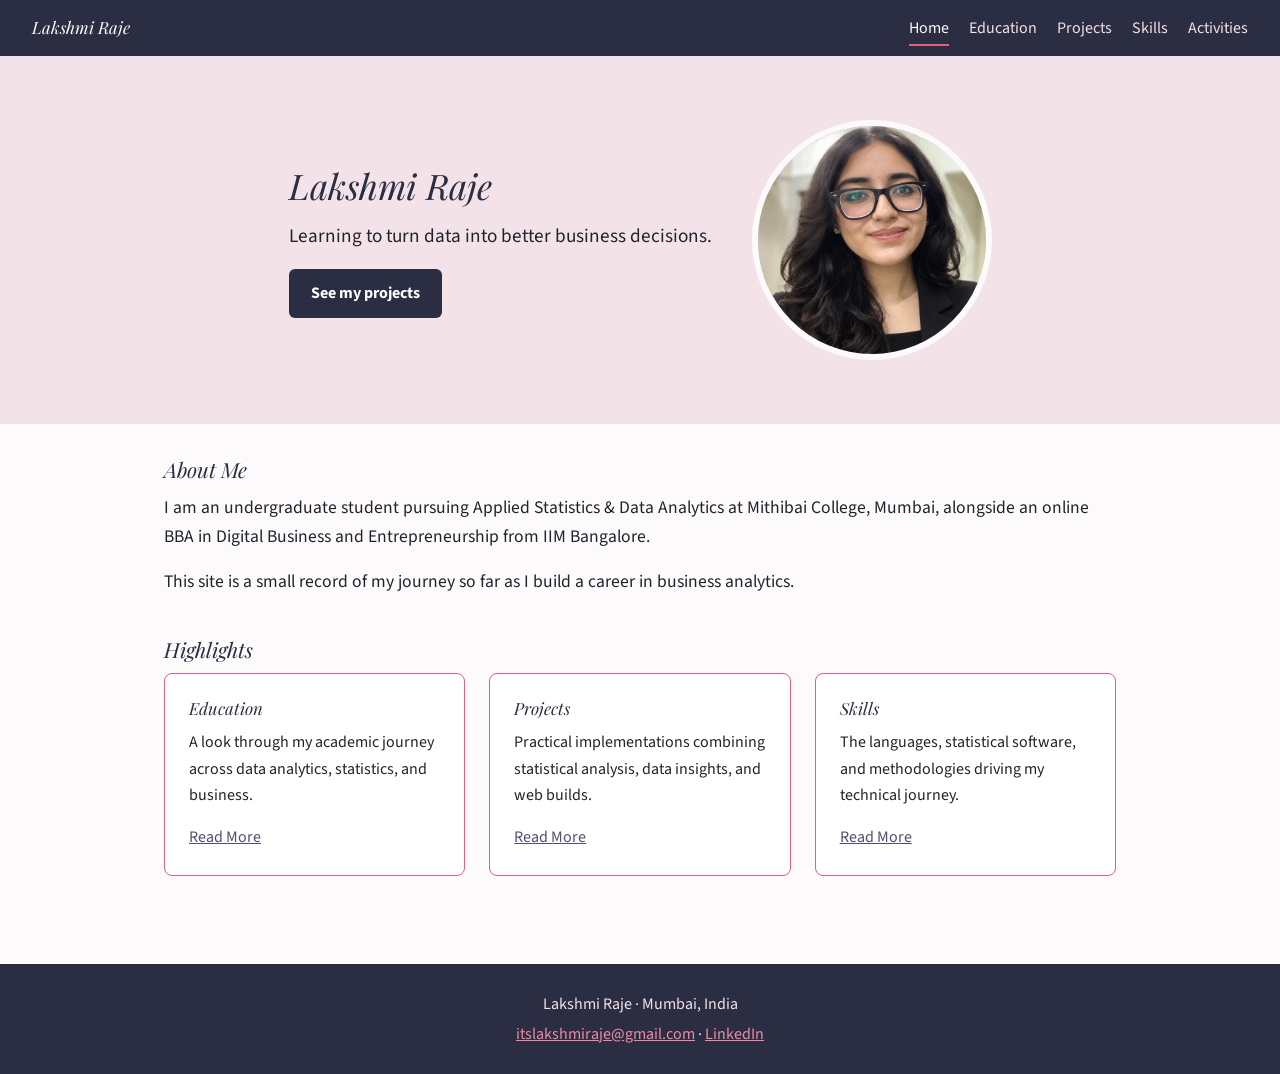
<file: index.html>
<!DOCTYPE html>
<html lang="en">
<head>
    <meta charset="UTF-8">
    <meta name="viewport" content="width=device-width, initial-scale=1.0">
    <title>Home | Lakshmi Raje</title>
    <link rel="stylesheet" href="style.css">
    <link href="https://fonts.googleapis.com/css2?family=Playfair+Display:ital,wght@1,400&family=Source+Sans+3:wght@400;500;700&display=swap" rel="stylesheet"></head>


<body>
    <!--navigation bar-->
    <nav id="nav-bar">
        <a class="logo" href="index.html">Lakshmi Raje</a>
        <ul class="nav-links">
            <li><a href="index.html" class="active">Home</a></li>
            <li><a href="education.html">Education</a></li>
            <li><a href="projects.html">Projects</a></li>
            <li><a href="skills.html">Skills</a></li>
            <li><a href="activities.html">Activities</a></li>
        </ul>
    </nav>

    <!--header-->
    <header id="home-header">
       <div class="header-div">
            <h1>Lakshmi Raje</h1>
            <p class="tagline">Learning to turn data into better business decisions.</p>
            <a class="button" href="projects.html">See my projects</a>
       </div> 
       <img class="pfp" src="profile.png" alt="Photo of Lakshmi Raje">
    </header>

    <!--main-->
    <main>
        <!--about me-->
        <section class="about">
            <h2>About Me</h2>
            <p>I am an undergraduate student pursuing Applied Statistics &amp; Data Analytics at Mithibai College, Mumbai, alongside an online BBA in Digital Business and Entrepreneurship from IIM Bangalore.</p>
            <p>This site is a small record of my journey so far as I build a career in business analytics.</p>
        </section>
        
        <!--highlight cards-->
        <section class="highlights">
            <h2>Highlights</h2>
            <div class="card-small">

                <article class="card">
                    <h3>Education</h3>
                    <p>A look through my academic journey across data analytics, statistics, and business.</p>
                    <a href="education.html">Read More</a>
                </article>

                <article class="card">
                    <h3>Projects</h3>
                    <p>Practical implementations combining statistical analysis, data insights, and web builds.</p>
                    <a href="projects.html">Read More</a>
                </article>

                <article class="card">
                    <h3>Skills</h3>
                    <p>The languages, statistical software, and methodologies driving my technical journey.</p>
                    <a href="skills.html">Read More</a>
                </article>
            </div>
        </section>
    </main>

    <!--footer-->
    <footer id="footer">
        <p>Lakshmi Raje &middot; Mumbai, India</p>
        <p><a href="mailto:itslakshmiraje@gmail.com">itslakshmiraje@gmail.com</a> &middot; <a href="https://www.linkedin.com/in/lakshmiraje/">LinkedIn</a></p>
    </footer>

</body>
</html>
</file>
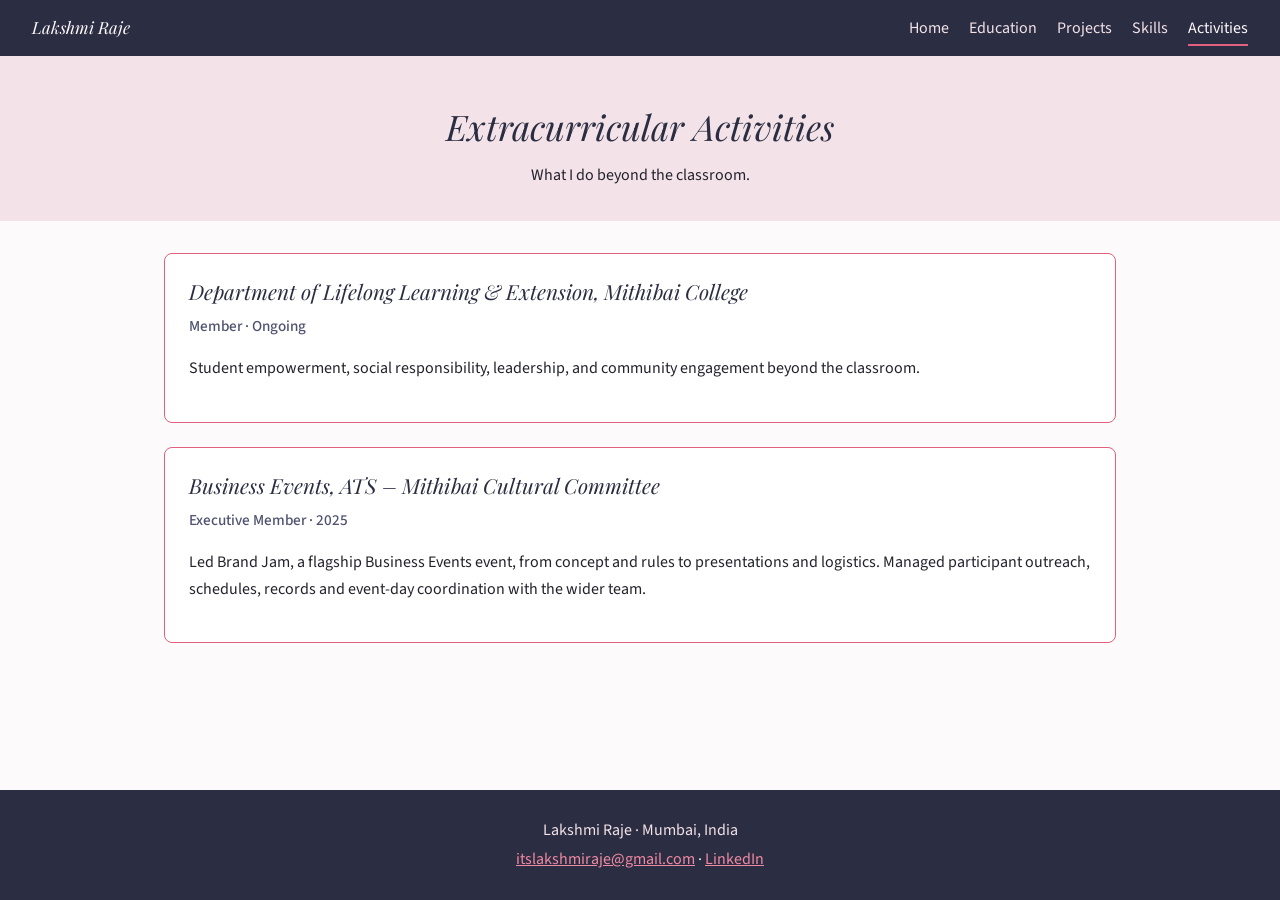
<file: activities.html>
<!DOCTYPE html>
<html lang="en">
<head>
    <meta charset="UTF-8">
    <meta name="viewport" content="width=device-width, initial-scale=1.0">
    <title>Activities | Lakshmi Raje</title>
    <link rel="stylesheet" href="style.css">
    <link href="https://fonts.googleapis.com/css2?family=Playfair+Display:ital,wght@1,400&family=Source+Sans+3:wght@400;500;700&display=swap" rel="stylesheet"></head>
<body>
    <!--navigation bar-->
    <nav id="nav-bar">
        <a class="logo" href="index.html">Lakshmi Raje</a>
        <ul class="nav-links">
            <li><a href="index.html">Home</a></li>
            <li><a href="education.html">Education</a></li>
            <li><a href="projects.html">Projects</a></li>
            <li><a href="skills.html">Skills</a></li>
            <li><a href="activities.html" class="active">Activities</a></li>
        </ul>
    </nav>

    <!--header-->
    <header id="page-header">
        <h1>Extracurricular Activities</h1>
        <p>What I do beyond the classroom.</p>
    </header>

    <!--main-->
    <main>
        <section>
            <article class="card-wide">
                <h2>Department of Lifelong Learning &amp; Extension, Mithibai College</h2>
                <p class="meta">Member &middot; Ongoing</p>
                <p>Student empowerment, social responsibility, leadership, and community engagement beyond the classroom.</p>
            </article>

            <article class="card-wide">
                <h2>Business Events, ATS &ndash; Mithibai Cultural Committee</h2>
                <p class="meta">Executive Member &middot; 2025</p>
                <p>Led Brand Jam, a flagship Business Events event, from concept and rules to presentations and logistics. Managed participant outreach, schedules, records and event-day coordination with the wider team.</p>
      </article>
    </section>
  </main>

  <!--footer-->
  <footer id="footer">
    <p>Lakshmi Raje &middot; Mumbai, India</p>
    <p><a href="mailto:itslakshmiraje@gmail.com">itslakshmiraje@gmail.com</a> &middot; <a href="https://www.linkedin.com/in/lakshmiraje/">LinkedIn</a></p>
  </footer>

</body>
</html>
</file>
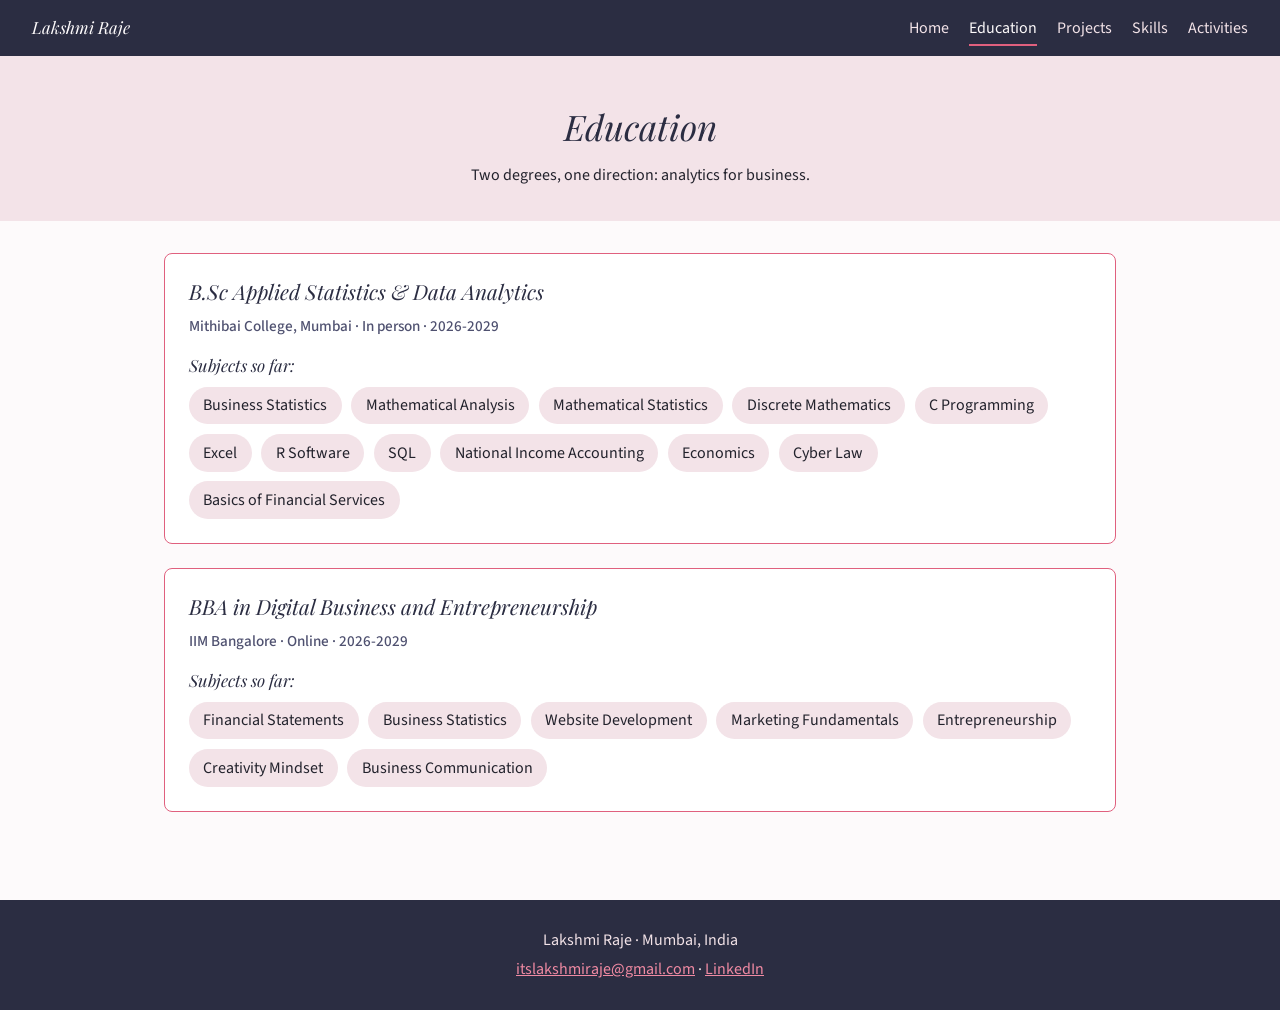
<file: education.html>
<!DOCTYPE html>
<html lang="en">
<head>
    <meta charset="UTF-8">
    <meta name="viewport" content="width=device-width, initial-scale=1.0">
    <title>Education | Lakshmi Raje</title>
    <link rel="stylesheet" href="style.css">
    <link href="https://fonts.googleapis.com/css2?family=Playfair+Display:ital,wght@1,400&family=Source+Sans+3:wght@400;500;700&display=swap" rel="stylesheet">
</head>

<body>
    <!--navigation bar-->
    <nav id="nav-bar">
        <a class="logo" href="index.html">Lakshmi Raje</a>
        <ul class="nav-links">
            <li><a href="index.html">Home</a></li>
            <li><a href="education.html" class="active">Education</a></li>
            <li><a href="projects.html">Projects</a></li>
            <li><a href="skills.html">Skills</a></li>
            <li><a href="activities.html">Activities</a></li>
        </ul>
    </nav>

    <!--header-->
    <header id="page-header">
        <h1>Education</h1>
        <p>Two degrees, one direction: analytics for business.</p>
    </header>

    <!--main-->
    <main>
        <section>
            <article class="card-wide">
                <h2>B.Sc Applied Statistics &amp; Data Analytics</h2>
                <p class="meta">Mithibai College, Mumbai &middot; In person &middot; 2026-2029</p>
                <h3>Subjects so far:</h3>
                <ul class="tag-list">
                    <li>Business Statistics</li>
                    <li>Mathematical Analysis</li>
                    <li>Mathematical Statistics</li>
                    <li>Discrete Mathematics</li>
                    <li>C Programming</li>
                    <li>Excel</li>
                    <li>R Software</li>
                    <li>SQL</li>
                    <li>National Income Accounting</li>
                    <li>Economics</li>
                    <li>Cyber Law</li>
                    <li>Basics of Financial Services</li>
                </ul>      
            </article>
            <article class="card-wide">
                <h2>BBA in Digital Business and Entrepreneurship</h2>
                <p class="meta">IIM Bangalore &middot; Online &middot; 2026-2029</p>
                <h3>Subjects so far:</h3>
                <ul class="tag-list">
                    <li>Financial Statements</li>
                    <li>Business Statistics</li>
                    <li>Website Development</li>
                    <li>Marketing Fundamentals</li>
                    <li>Entrepreneurship</li>
                    <li>Creativity Mindset</li>
                    <li>Business Communication</li>
                </ul>
            </article>
        </section>
    </main>

    <!--footer-->
    <footer id="footer">
        <p>Lakshmi Raje &middot; Mumbai, India</p>
        <p><a href="mailto:itslakshmiraje@gmail.com">itslakshmiraje@gmail.com</a> &middot; <a href="https://www.linkedin.com/in/lakshmiraje/">LinkedIn</a></p>
    </footer>

</body>
</html>
</file>
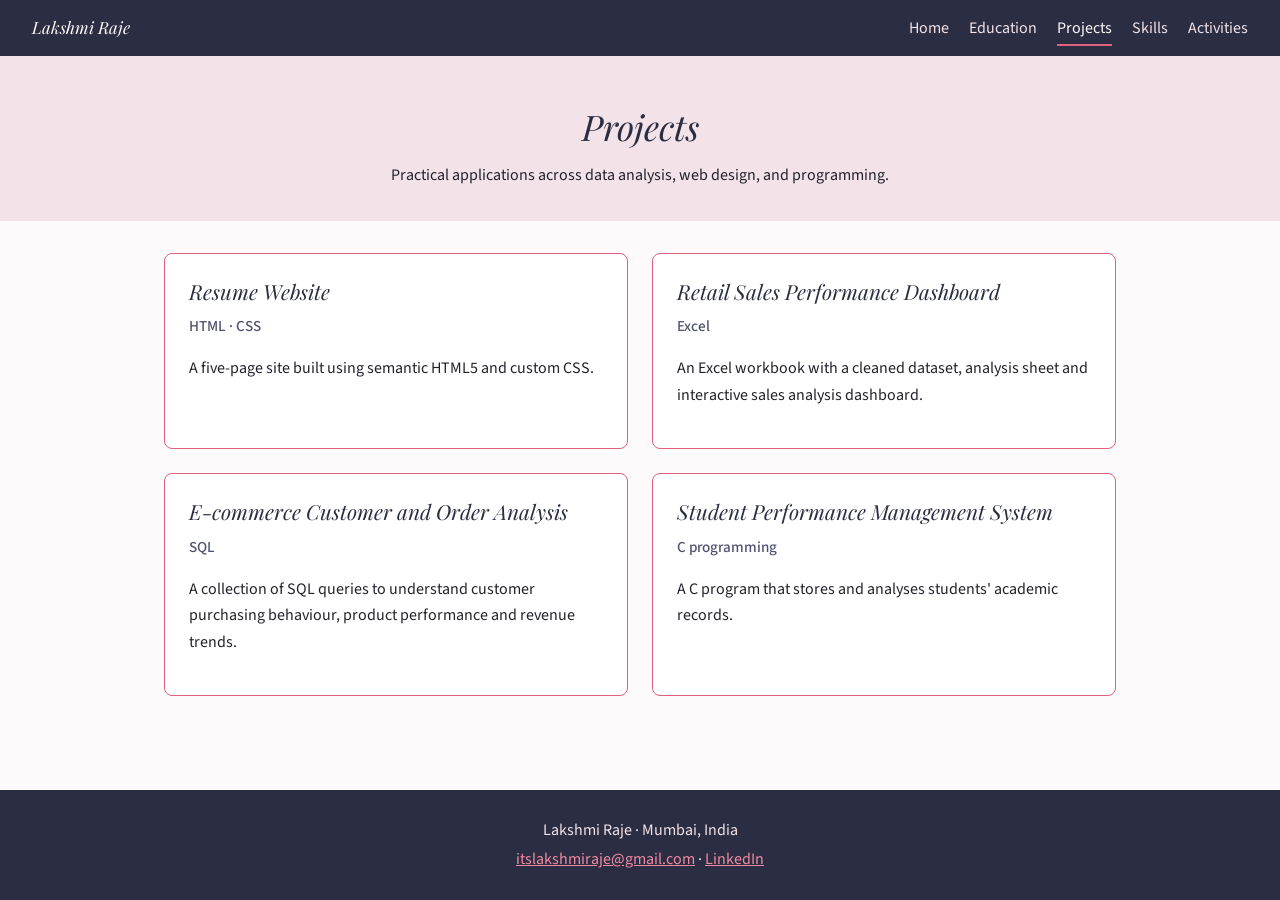
<file: projects.html>
<!DOCTYPE html>
<html lang="en">
<head>
    <meta charset="UTF-8">
    <meta name="viewport" content="width=device-width, initial-scale=1.0">
    <title>Projects | Lakshmi Raje</title>
    <link rel="stylesheet" href="style.css">
    <link href="https://fonts.googleapis.com/css2?family=Playfair+Display:ital,wght@1,400&family=Source+Sans+3:wght@400;500;700&display=swap" rel="stylesheet">
</head>

<body>
    <!--navigation bar-->
    <nav id="nav-bar">
        <a class="logo" href="index.html">Lakshmi Raje</a>
        <ul class="nav-links">
            <li><a href="index.html">Home</a></li>
            <li><a href="education.html">Education</a></li>
            <li><a href="projects.html" class="active">Projects</a></li>
            <li><a href="skills.html">Skills</a></li>
            <li><a href="activities.html">Activities</a></li>
        </ul>
    </nav>

    <!--header-->
    <header id="page-header">
        <h1>Projects</h1>
        <p>Practical applications across data analysis, web design, and programming.</p>
    </header>

    <!--main-->
    <main>
        <section class="card-small projects-grid">

            <article class="card">
                <h2>Resume Website</h2>
                <p class="meta">HTML &middot; CSS</p>
                <p>A five-page site built using semantic HTML5 and custom CSS. </p>
            </article>  

            <article class="card">
                <h2>Retail Sales Performance Dashboard</h2>
                <p class="meta">Excel</p>
                <p>An Excel workbook with a cleaned dataset, analysis sheet and interactive sales analysis dashboard.</p> 
            </article>

            <article class="card">
                <h2>E-commerce Customer and Order Analysis</h2>
                <p class="meta">SQL</p>
                <p>A collection of SQL queries to understand customer purchasing behaviour, product performance and revenue trends.</p> 
            </article>

            <article class="card">
                <h2>Student Performance Management System</h2>
                <p class="meta">C programming</p>
                <p>A C program that stores and analyses students' academic records.</p>
            </article>

        </section>

    </main>

    <!--footer-->
    <footer id="footer">
        <p>Lakshmi Raje &middot; Mumbai, India</p>
        <p><a href="mailto:itslakshmiraje@gmail.com">itslakshmiraje@gmail.com</a> &middot; <a href="https://www.linkedin.com/in/lakshmiraje/">LinkedIn</a></p>
    </footer>

</body>
</html>
</file>
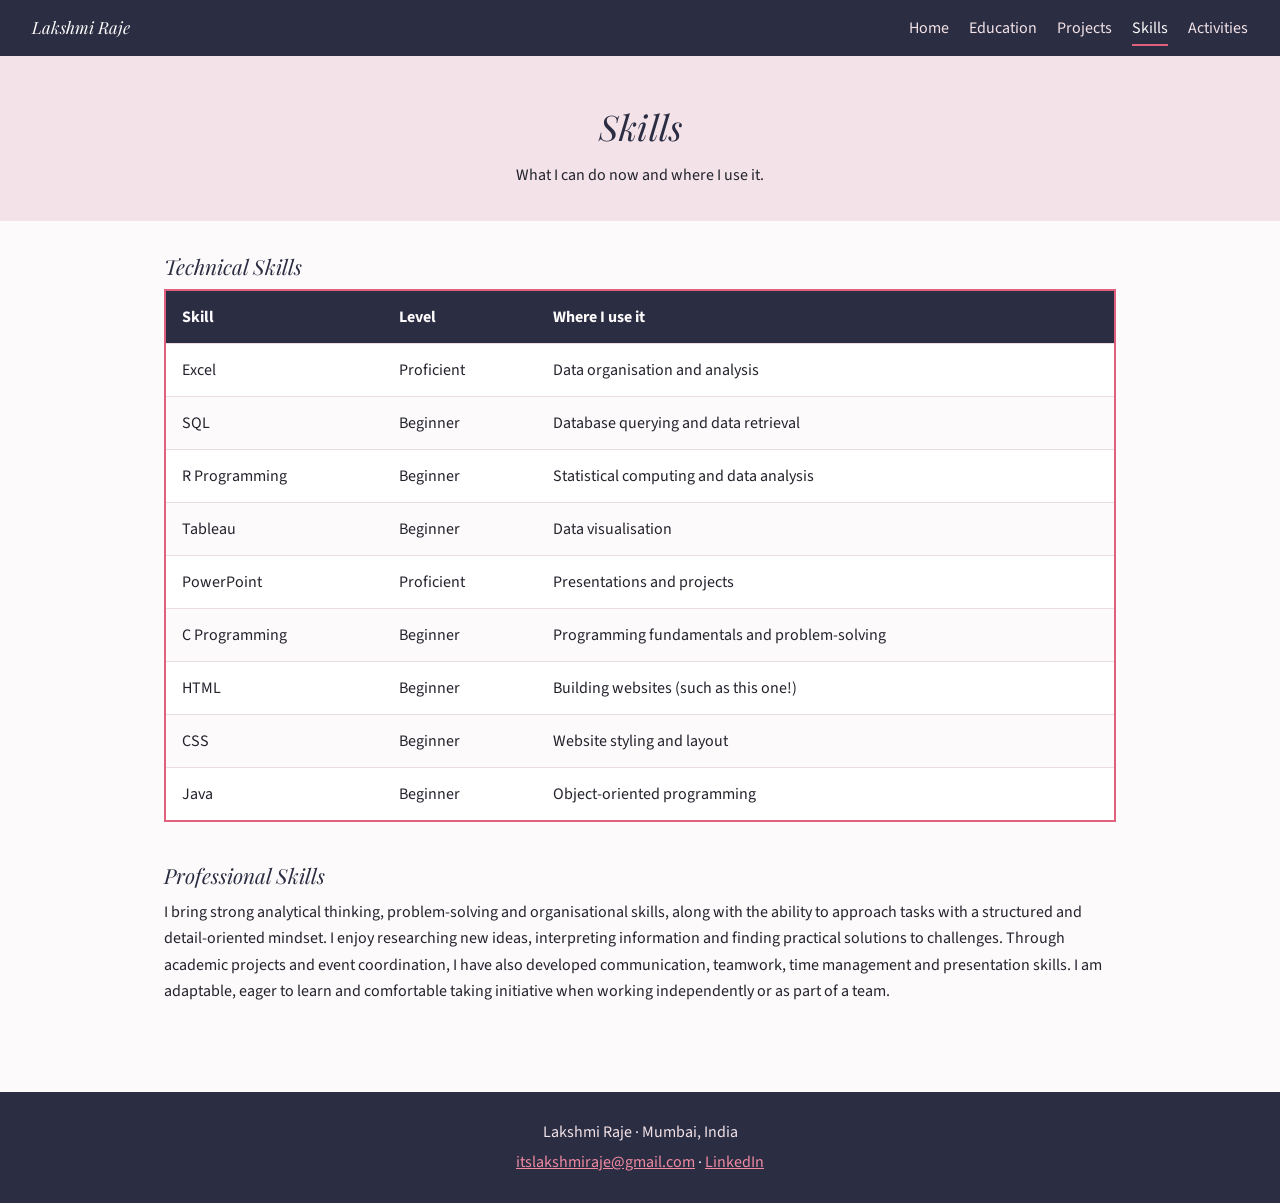
<file: skills.html>
<!DOCTYPE html>
<html lang="en">
<head>
    <meta charset="UTF-8">
    <meta name="viewport" content="width=device-width, initial-scale=1.0">
    <title>Skills | Lakshmi Raje</title>
    <link rel="stylesheet" href="style.css">
    <link href="https://fonts.googleapis.com/css2?family=Playfair+Display:ital,wght@1,400&family=Source+Sans+3:wght@400;500;700&display=swap" rel="stylesheet"></head>
<body>

    <!--navigation bar-->
    <nav id="nav-bar">
        <a class="logo" href="index.html">Lakshmi Raje</a>
        <ul class="nav-links">
            <li><a href="index.html">Home</a></li>
            <li><a href="education.html">Education</a></li>
            <li><a href="projects.html">Projects</a></li>
            <li><a href="skills.html" class="active">Skills</a></li>
            <li><a href="activities.html">Activities</a></li>
        </ul>
    </nav>

    <!--header-->
    <header id="page-header">
        <h1>Skills</h1>
        <p>What I can do now and where I use it.</p>
    </header>

    <!--main (table)-->
    <main>
    <section>
      <h2>Technical Skills</h2>
      <table>
        <thead>
          <tr>
            <th scope="col">Skill</th>
            <th scope="col">Level</th>
            <th scope="col">Where I use it</th>
          </tr>
        </thead>
        <tbody>
          <tr><td>Excel</td><td>Proficient</td><td>Data organisation and analysis</td></tr>
          <tr><td>SQL</td><td>Beginner</td><td>Database querying and data retrieval</td></tr>
          <tr><td>R Programming</td><td>Beginner</td><td>Statistical computing and data analysis</td></tr>
          <tr><td>Tableau</td><td>Beginner</td><td>Data visualisation</td></tr>
          <tr><td>PowerPoint</td><td>Proficient</td><td>Presentations and projects</td></tr>
          <tr><td>C Programming</td><td>Beginner</td><td>Programming fundamentals and problem-solving</td></tr>
          <tr><td>HTML</td><td>Beginner</td><td>Building websites (such as this one!)</td></tr>
          <tr><td>CSS</td><td>Beginner</td><td>Website styling and layout</td></tr>
          <tr><td>Java</td><td>Beginner</td><td>Object-oriented programming</td></tr>
        </tbody>
      </table>
    </section>

    <section class="professional">
        <h2>Professional Skills</h2>
        <p>I bring strong analytical thinking, problem-solving and organisational skills, along with the ability to approach tasks with a structured and detail-oriented mindset. I enjoy researching new ideas, interpreting information and finding practical solutions to challenges. Through academic projects and event coordination, I have also developed communication, teamwork, time management and presentation skills. I am adaptable, eager to learn and comfortable taking initiative when working independently or as part of a team.</p>
    </section>
  </main>

    <!--footer-->
    <footer id="footer">
        <p>Lakshmi Raje &middot; Mumbai, India</p>
        <p><a href="mailto:itslakshmiraje@gmail.com">itslakshmiraje@gmail.com</a> &middot; <a href="https://www.linkedin.com/in/lakshmiraje/">LinkedIn</a></p>
    </footer>

</body>
</html>
</file>
<file: style.css>
/* color pallete */
:root {
--primary: #2b2d42;
--primary-light: #4f5170;
--banner: #f3e3e8;
--accent: #e0607e;
--paper: #fdfafb;
--ink: #22222c;
--line: #eadde2;
}

/* base styles */
* { box-sizing: border-box; }

body {
    margin: 0;
    font-family: "Source Sans 3", sans-serif;
    font-optical-sizing: auto;
    font-weight: 400;
    font-style: normal;
    color: var(--ink);
    background: var(--paper);
    line-height: 1.65;
    display: flex;
    flex-direction: column;
    min-height: 100vh;
}

h1, h2, h3 {
    font-family: "Playfair Display", serif;
    font-optical-sizing: auto;
    font-weight: 400;
    font-style: italic;
    line-height: 1.3;
    color: var(--primary);
}

h1 { font-size: 2.2rem; margin: 0 0 0.75rem; }
h2 { font-size: 1.3rem; margin: 0 0 0.6rem; }
h3 { font-size: 1.05rem; margin: 0 0 0.6rem; }

p { max-width: 65ch; margin: 0 0 1rem; }

a { color: var(--primary-light); }
a:hover { color: var(--primary); }

main { 
    max-width: 1000px; 
    margin: 0 auto; 
    padding: 2rem 1.5rem 3rem;     
    width: 100%;
    flex: 1;
}
section { margin-bottom: 2.5rem; }

/* navigation bar */
#nav-bar {
    position: sticky;
    top: 0;
    z-index: 10;
    display: flex;
    justify-content: space-between;
    align-items: center;
    flex-wrap: wrap;
    gap: 0.5rem 1.5rem;
    padding: 0.9rem 2rem;
    background: var(--primary);
}

.logo {
    font-family: "Playfair Display", serif;
    font-optical-sizing: auto;
    font-weight: 400;
    font-style: italic;
    font-size: 1.05rem;
    color: var(--paper);
    text-decoration: none;
}

.nav-links {
    display: flex;
    flex-wrap: wrap;
    gap: 0.25rem 1.25rem;
    list-style: none;
    margin: 0;
    padding: 0;
}
.nav-links a {
    color: var(--banner);
    text-decoration: none;
    padding: 0.3rem 0;
    border-bottom: 2px solid transparent;
}
.nav-links a:hover { border-bottom-color: var(--accent); }
.nav-links a.active { color: var(--paper); border-bottom-color: var(--accent); }

/* headers */
#home-header {
    display: flex;
    align-items: center;
    justify-content: center;
    flex-wrap: wrap;
    gap: 2.5rem;
    padding: 4rem 2rem;
    background: var(--banner);
}
.header-div { max-width: 520px; }
.tagline { font-size: 1.2rem; }

.pfp {
    width: 240px;
    height: 240px;
    object-fit: cover;
    border-radius: 50%;
    border: 6px solid var(--paper);
    background: var(--primary-light);
}

.button {
    display: inline-block;
    padding: 0.7rem 1.4rem;
    background: var(--primary);
    color: var(--paper);
    text-decoration: none;
    font-weight: 700;
    border-radius: 6px;
}
.button:hover { background: var(--primary-light); color: var(--paper); }

#page-header { 
    padding: 3rem 2rem 2rem;
    text-align: center;
    background: var(--banner);
}
#page-header p { margin: 0 auto; }

/* about section */
.about p { font-size: 1.1rem; max-width: none; }

/* cards */
.card-small {
    display: flex;
    flex-wrap: wrap;
    gap: 1.5rem;
}

.projects-grid .card { flex: 1 1 calc(50% - 0.75rem); }

.card, .card-wide {
    padding: 1.5rem;
    background: #fff;
    border: 1px solid var(--accent);
    border-radius: 8px;
}

.card { flex: 1 1 260px; transition: transform 0.2s, box-shadow 0.2s; }
.card:hover {
    transform: translateY(-3px);
    box-shadow: 0 6px 16px #2b2d421f;
}
.card-wide { margin-bottom: 1.5rem; }
.card-wide p { max-width: none; }

.meta { font-size: 0.95rem; color: var(--primary-light); font-weight: 500; }

/* education - subjects (tag-list) */
.tag-list {
    display: flex;
    flex-wrap: wrap;
    gap: 0.6rem;
    list-style: none;
    padding: 0;
    margin: 0;
}
.tag-list li {
    padding: 0.35rem 0.9rem;
    background: var(--banner);
    border-radius: 999px;
}

/* skills */
table { width: 100%; border-collapse: collapse; background: #fff; border: 2px solid var(--accent); }
caption { text-align: left; font-weight: 700; padding-bottom: 0.6rem; color: var(--primary); }
th, td { padding: 0.8rem 1rem; text-align: left; border-bottom:1px solid var(--line); }
th { background: var(--primary); color: var(--paper); }
tbody tr:nth-child(even) { background: var(--paper); }

.professional p { max-width: none; }

/* footer */
#footer {
  text-align: center;
  padding: 1.5rem;
  background: var(--primary);
  color: var(--banner);
}
#footer p { margin: 0.2rem auto; }
#footer a { color: #f08aa3; }

/* small screens */
@media (max-width: 600px) {
  h1 { font-size: 1.7rem; }
  #nav-bar { padding: 0.8rem 1rem; }
  #home-header { padding: 2.5rem 1.25rem; }
  .pfp { width: 180px; height: 180px; }
  .projects-grid .card { flex-basis: 100%; }
}
</file>
